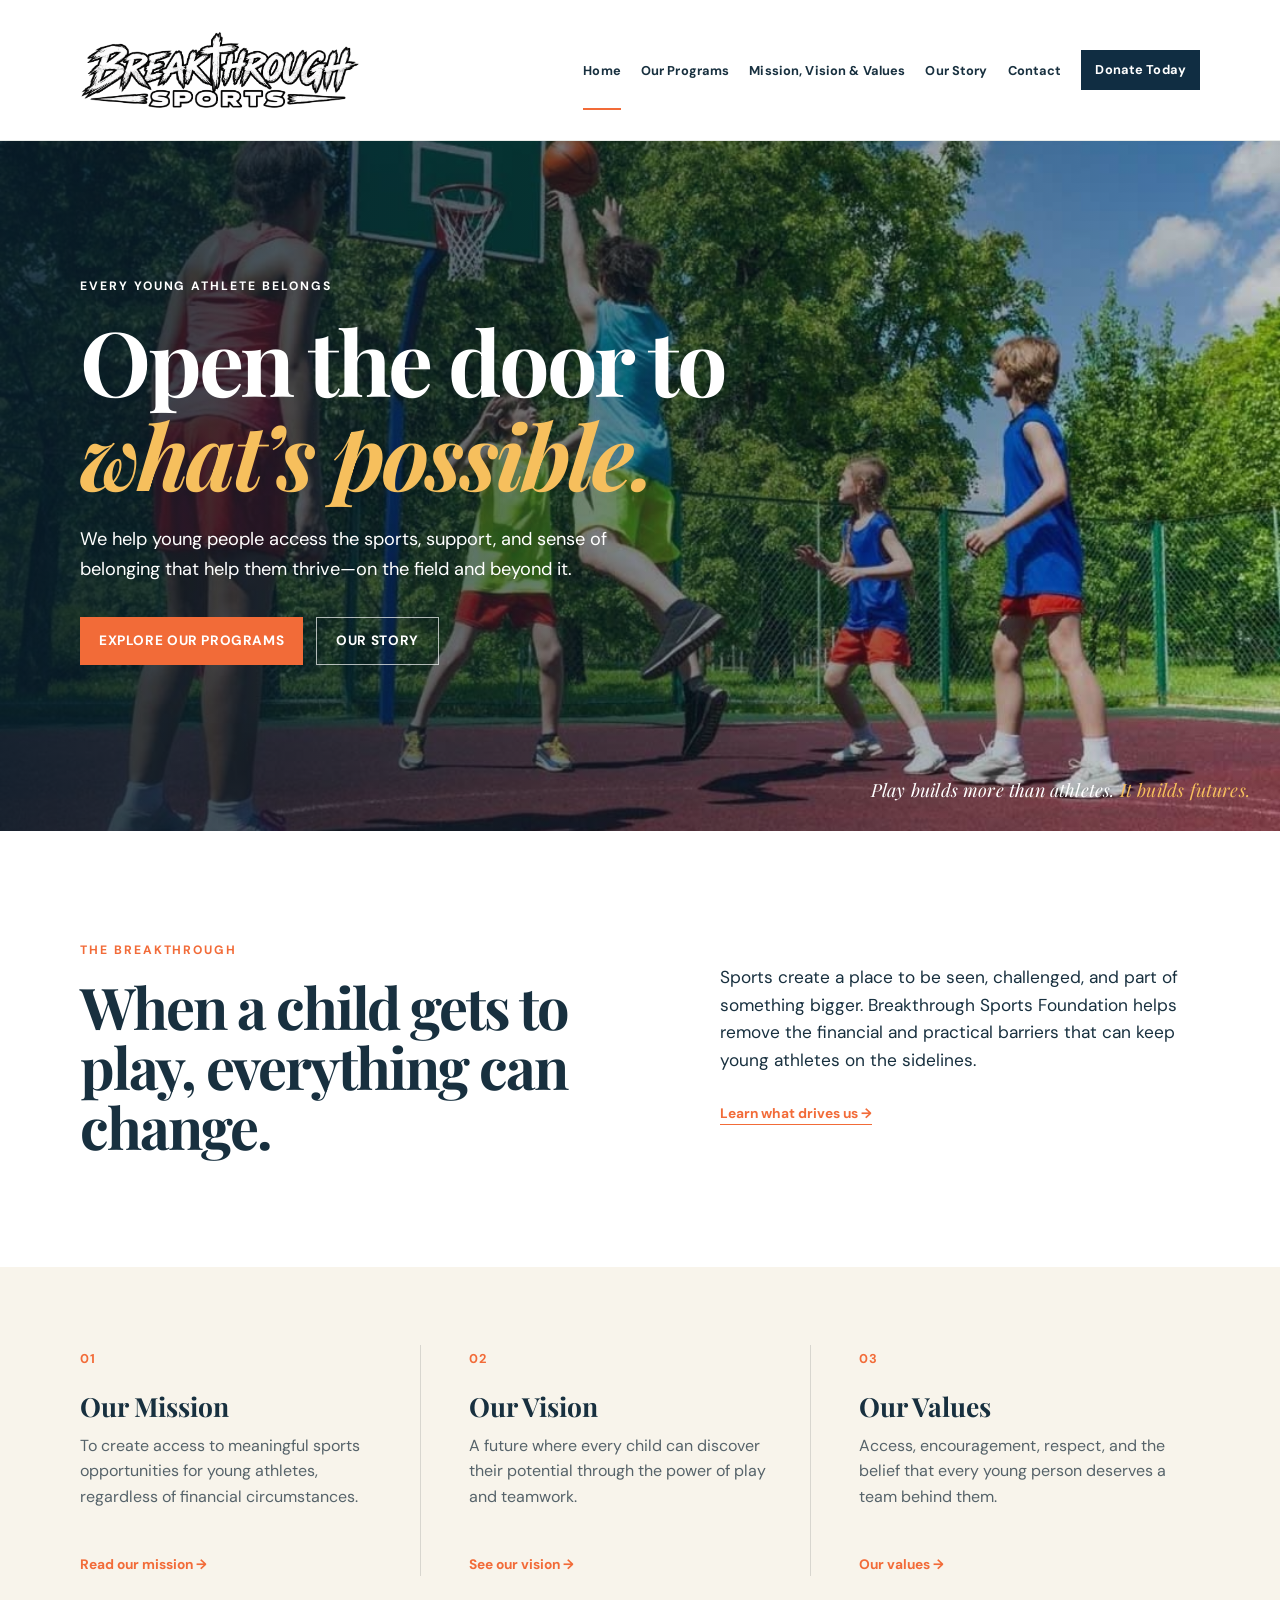
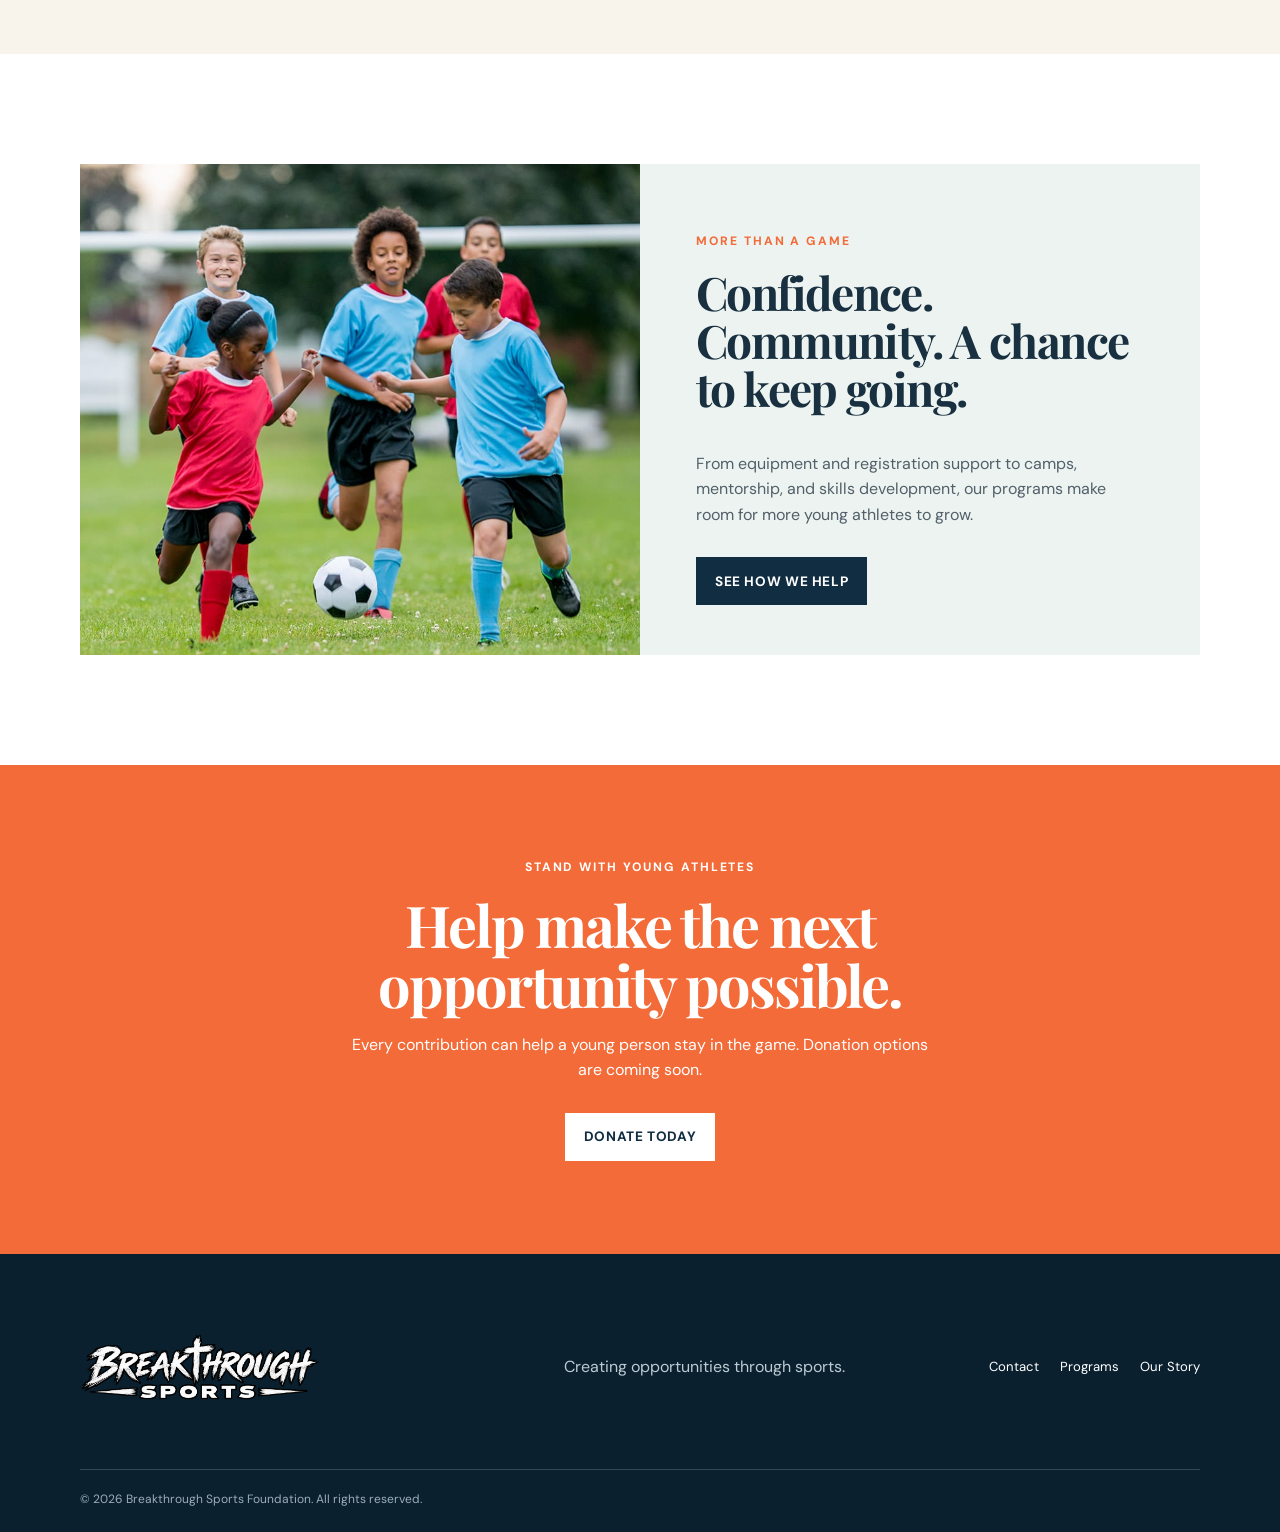
<file: index.html>
<!doctype html>
<html lang="en">
  <head>
    <meta charset="UTF-8" />
    <meta name="viewport" content="width=device-width, initial-scale=1.0" />
    <meta name="description" content="Breakthrough Sports Foundation creates opportunities for young athletes." />
    <title>Breakthrough Sports Foundation | Every Kid Deserves a Chance</title>
    <link rel="preconnect" href="https://images.unsplash.com" />
    <link rel="stylesheet" href="styles.css" />
    <script src="script.js" defer></script>
  </head>
  <body>
    <a class="skip-link" href="#main-content">Skip to main content</a>

    <header class="site-header">
      <div class="container nav-wrap">
        <a class="brand" href="/" aria-label="Breakthrough Sports Foundation home">
          <img
            src="/logo.png"
            alt="Breakthrough Sports Foundation"
            class="site-logo"
          />
        </a>

        <button class="menu-toggle" aria-expanded="false" aria-controls="site-nav">
          <span class="sr-only">Open navigation</span>
          <span></span>
          <span></span>
          <span></span>
        </button>

        <nav id="site-nav" class="site-nav" aria-label="Main navigation">
          <a class="active" href="/">Home</a>
          <a href="/programs">Our Programs</a>
          <a href="/mission">Mission, Vision & Values</a>
          <a href="/story">Our Story</a>
          <a href="/contact">Contact</a>
          <a class="nav-donate" href="https://www.zeffy.com/en-US/donation-form/donate-to-change-lives-24615">Donate Today</a>
        </nav>
      </div>
    </header>

    <main id="main-content">
      <section class="hero">
        <div class="hero-image" role="img" aria-label="Young athletes celebrating together on a sports field"></div>

        <div class="container hero-content">
          <p class="eyebrow">Every young athlete belongs</p>
          <h1>Open the door to <em>what’s possible.</em></h1>
          <p class="hero-copy">We help young people access the sports, support, and sense of belonging that help them thrive—on the field and beyond it.</p>

          <div class="button-row">
            <a class="button button-primary" href="/programs">Explore Our Programs</a>
            <a class="button button-ghost" href="/story">Our Story</a>
          </div>
        </div>

        <div class="hero-statement">
          Play builds more than athletes. <span>It builds futures.</span>
        </div>
      </section>

      <section class="intro section container">
        <div>
          <p class="eyebrow accent">The breakthrough</p>
          <h2>When a child gets to play, everything can change.</h2>
        </div>

        <div class="intro-copy">
          <p>Sports create a place to be seen, challenged, and part of something bigger. Breakthrough Sports Foundation helps remove the financial and practical barriers that can keep young athletes on the sidelines.</p>
          <a class="text-link" href="/mission">
            Learn what drives us <span aria-hidden="true">→</span>
          </a>
        </div>
      </section>

      <section class="values-band">
        <div class="container values-grid">
          <article>
            <span class="number">01</span>
            <h3>Our Mission</h3>
            <p>To create access to meaningful sports opportunities for young athletes, regardless of financial circumstances.</p>
            <a href="/mission#mission">Read our mission <span aria-hidden="true">→</span></a>
          </article>

          <article>
            <span class="number">02</span>
            <h3>Our Vision</h3>
            <p>A future where every child can discover their potential through the power of play and teamwork.</p>
            <a href="/mission#vision">See our vision <span aria-hidden="true">→</span></a>
          </article>

          <article>
            <span class="number">03</span>
            <h3>Our Values</h3>
            <p>Access, encouragement, respect, and the belief that every young person deserves a team behind them.</p>
            <a href="/mission#values">Our values <span aria-hidden="true">→</span></a>
          </article>
        </div>
      </section>

      <section class="feature section container">
        <div class="feature-photo photo-court" role="img" aria-label="Youth basketball players on an outdoor court"></div>

        <div class="feature-content">
          <p class="eyebrow accent">More than a game</p>
          <h2>Confidence. Community. A chance to keep going.</h2>
          <p>From equipment and registration support to camps, mentorship, and skills development, our programs make room for more young athletes to grow.</p>
          <a class="button button-dark" href="/programs">See How We Help</a>
        </div>
      </section>

      <section id="donate" class="donate-section">
        <div class="container donate-content">
          <p class="eyebrow">Stand with young athletes</p>
          <h2>Help make the next opportunity possible.</h2>
          <p>Every contribution can help a young person stay in the game. Donation options are coming soon.</p>
          <a class="button button-light" href="https://www.zeffy.com/en-US/donation-form/donate-to-change-lives-24615">Donate Today</a>
        </div>
      </section>
    </main>

    <footer class="site-footer">
      <div class="container footer-grid">
        <a class="brand footer-brand" href="/" aria-label="Breakthrough Sports Foundation home">
          <img
            src="/logo.png"
            alt="Breakthrough Sports Foundation"
            class="footer-logo"
          />
        </a>

        <p>Creating opportunities through sports.</p>

        <div>
          <a href="/contact">Contact</a>
          <a href="/programs">Programs</a>
          <a href="/story">Our Story</a>
        </div>
      </div>

      <div class="container footer-bottom">
        © <span data-year></span> Breakthrough Sports Foundation. All rights reserved.
      </div>
    </footer>
  </body>
</html>
</file>
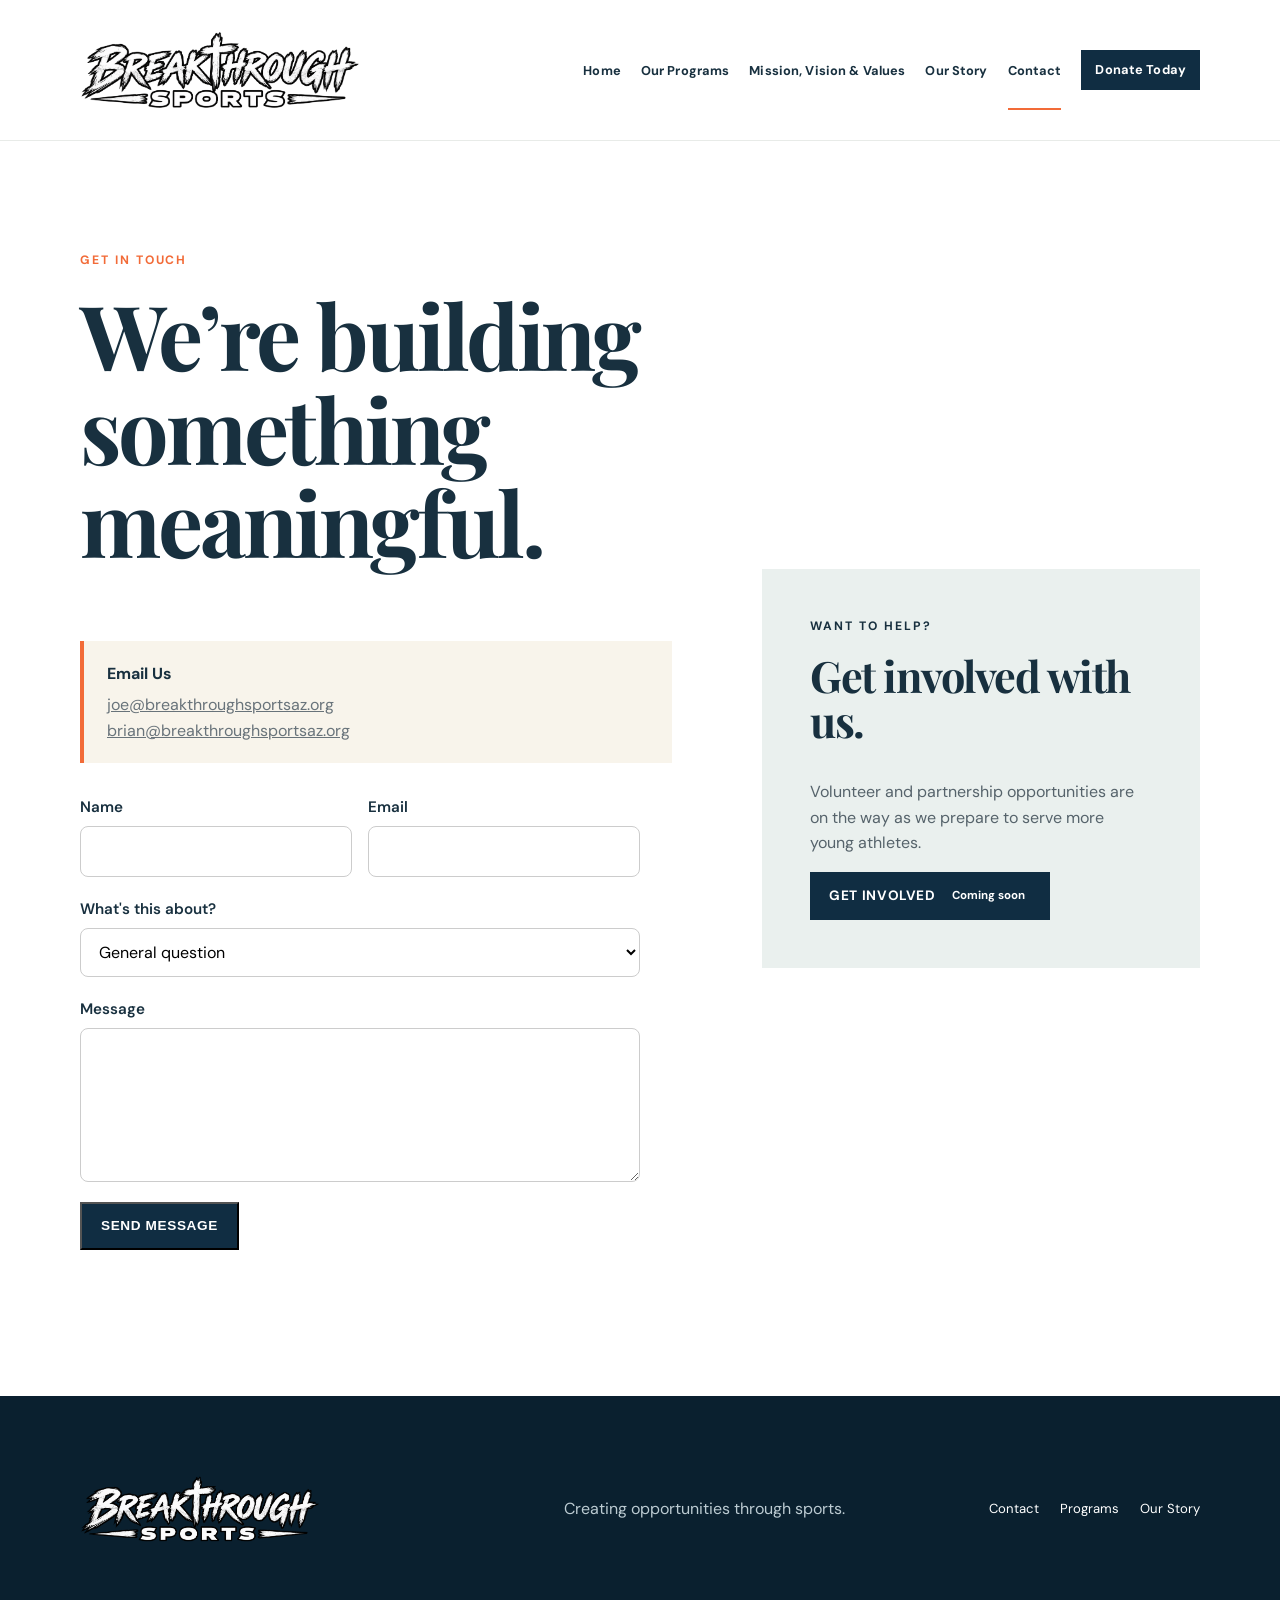
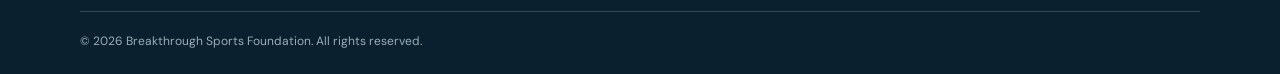
<file: contact.html>
<!doctype html>
<html lang="en">
<head>
  <meta charset="UTF-8" />
  <meta name="viewport" content="width=device-width, initial-scale=1.0" />
  <meta name="description" content="Contact Breakthrough Sports Foundation." />
  <title>Contact | Breakthrough Sports Foundation</title>
  <link rel="stylesheet" href="styles.css" />
  <script src="script.js" defer></script>
</head>
<body>

<a class="skip-link" href="#main-content">Skip to main content</a>

<header class="site-header">
  <div class="container nav-wrap">
    <a class="brand" href="/" aria-label="Breakthrough Sports Foundation home">
      <img
        src="logo.png"
        alt="Breakthrough Sports Foundation"
        class="site-logo"
      />
    </a>

    <button class="menu-toggle" aria-expanded="false" aria-controls="site-nav">
      <span class="sr-only">Open navigation</span>
      <span></span>
      <span></span>
      <span></span>
    </button>

    <nav id="site-nav" class="site-nav" aria-label="Main navigation">
      <a href="/">Home</a>
      <a href="/programs">Our Programs</a>
      <a href="/mission">Mission, Vision & Values</a>
      <a href="/story">Our Story</a>
      <a class="active" href="/contact">Contact</a>
      <a class="nav-donate" href="https://www.zeffy.com/en-US/donation-form/donate-to-change-lives-24615">Donate Today</a>
    </nav>
  </div>
</header>

<main id="main-content">
  <section class="contact-page section container">
    <div>
      <p class="eyebrow accent">Get in touch</p>
      <h1>We’re building something meaningful.</h1>

      <div class="contact-status">
        <strong>Email Us</strong>
        <span>
          <a href="mailto:joe@breakthroughsportsaz.org">joe@breakthroughsportsaz.org</a><br>
          <a href="mailto:brian@breakthroughsportsaz.org">brian@breakthroughsportsaz.org</a>
        </span>
      </div>

      <form
        class="contact-form"
        id="contact-form"
        action="https://script.google.com/macros/s/AKfycbwF8veEUptF49Rz-7mKBO7iW-uGXQQNWiZ3o_406xa31mdVtLTCh8wwl_81epAt2Gz-ig/exec"
        method="POST"
        target="support-frame"
      >
        <div class="form-row">
          <div class="form-field">
            <label for="name">Name</label>
            <input type="text" id="name" name="name" autocomplete="name" maxlength="120" required />
          </div>

          <div class="form-field">
            <label for="email">Email</label>
            <input type="email" id="email" name="email" autocomplete="email" maxlength="254" required />
          </div>
        </div>

        <div class="form-field">
          <label for="topic">What's this about?</label>
          <select id="topic" name="category">
            <option>General question</option>
            <option>Programs / registration</option>
            <option>Volunteering</option>
            <option>Partnerships / sponsorship</option>
            <option>Donations</option>
          </select>
        </div>

        <div class="form-field">
          <label for="message">Message</label>
          <textarea id="message" name="message" rows="5" maxlength="5000" required></textarea>
        </div>

        <input type="hidden" name="source" value="breakthroughsportsaz.org/contact" />
        <input type="hidden" name="requestToken" id="request-token" />

        <!-- Spam trap: hidden from people, bots fill it in -->
        <input
          type="text"
          name="website"
          tabindex="-1"
          autocomplete="off"
          class="sr-only"
          aria-hidden="true"
        />

        <button type="submit" class="button button-dark">Send Message</button>
        <p class="form-status" id="form-status" role="status" aria-live="polite"></p>
      </form>

      <iframe name="support-frame" title="Form submission" hidden></iframe>

      <script>
        (function () {
          var form = document.getElementById('contact-form');
          var statusEl = document.getElementById('form-status');
          var tokenInput = document.getElementById('request-token');
          var button = form.querySelector('button[type="submit"]');
          var timer;

          function finish(text, state) {
            clearTimeout(timer);
            statusEl.textContent = text;
            statusEl.dataset.state = state;
            button.disabled = false;
            button.textContent = 'Send Message';
          }

          form.addEventListener('submit', function () {
            tokenInput.value = Date.now().toString(36) + Math.random().toString(36).slice(2);
            button.disabled = true;
            button.textContent = 'Sending…';
            statusEl.textContent = '';
            statusEl.dataset.state = '';

            timer = setTimeout(function () {
              finish(
                'This is taking longer than expected. If you don’t hear back, email us at joe@breakthroughsportsaz.org.',
                'error'
              );
            }, 20000);
          });

          window.addEventListener('message', function (event) {
            var data = event.data;
            if (!data || data.source !== 'breakthrough-support-form') return;
            if (data.requestToken !== tokenInput.value) return;

            var ok = data.status === 'ok';
            finish(data.message, ok ? 'ok' : 'error');

            if (ok) form.reset();
          });
        })();
      </script>
    </div>

    <aside>
      <p class="eyebrow">Want to help?</p>
      <h2>Get involved with us.</h2>
      <p>Volunteer and partnership opportunities are on the way as we prepare to serve more young athletes.</p>

      <a class="button button-dark" href="#coming-soon">
        Get Involved <span class="coming-soon">Coming soon</span>
      </a>

      <div id="coming-soon" class="sr-only" aria-live="polite">
        Get involved opportunities are coming soon.
      </div>
    </aside>
  </section>
</main>

<footer class="site-footer">
  <div class="container footer-grid">
    <a class="brand footer-brand" href="/" aria-label="Breakthrough Sports Foundation home">
      <img
        src="logo.png"
        alt="Breakthrough Sports Foundation"
        class="footer-logo"
      />
    </a>

    <p>Creating opportunities through sports.</p>

    <div>
      <a href="/contact">Contact</a>
      <a href="/programs">Programs</a>
      <a href="/story">Our Story</a>
    </div>
  </div>

  <div class="container footer-bottom">
    © <span data-year></span> Breakthrough Sports Foundation. All rights reserved.
  </div>
</footer>

</body>
</html>
</file>
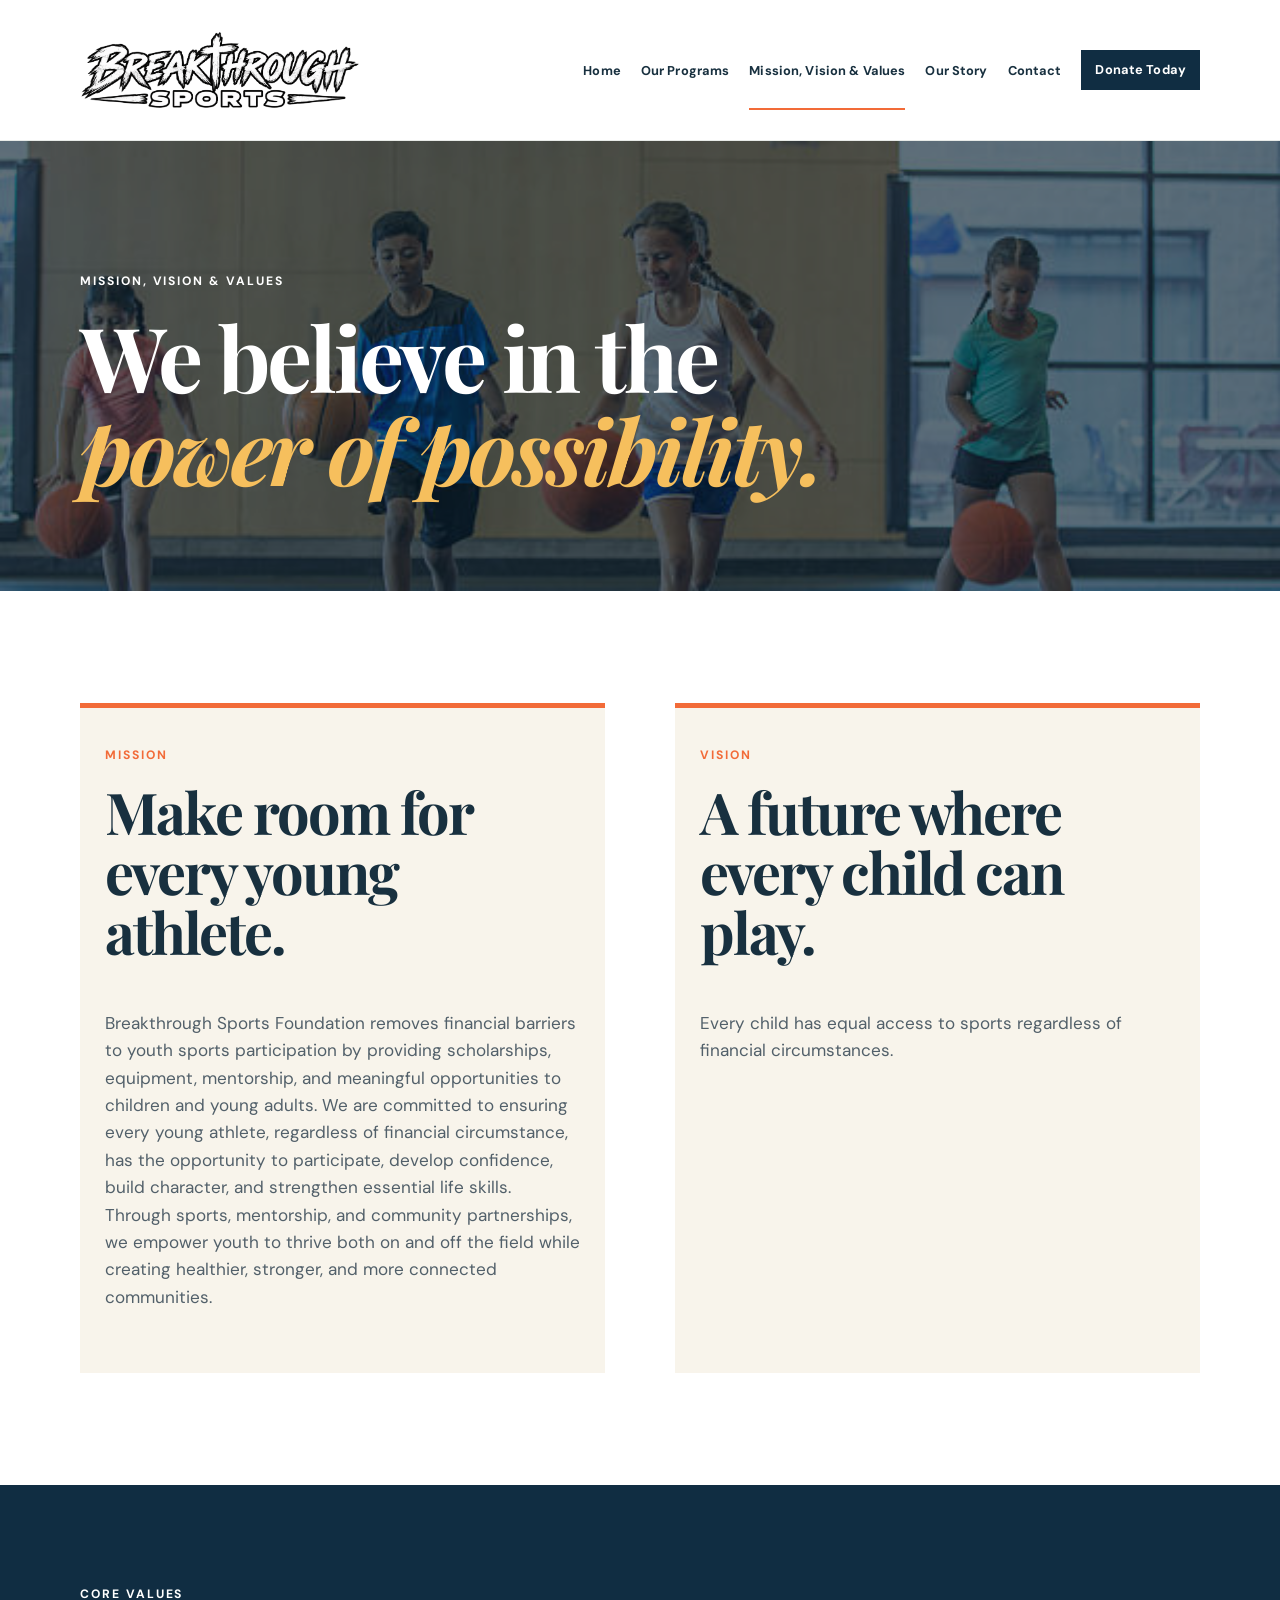
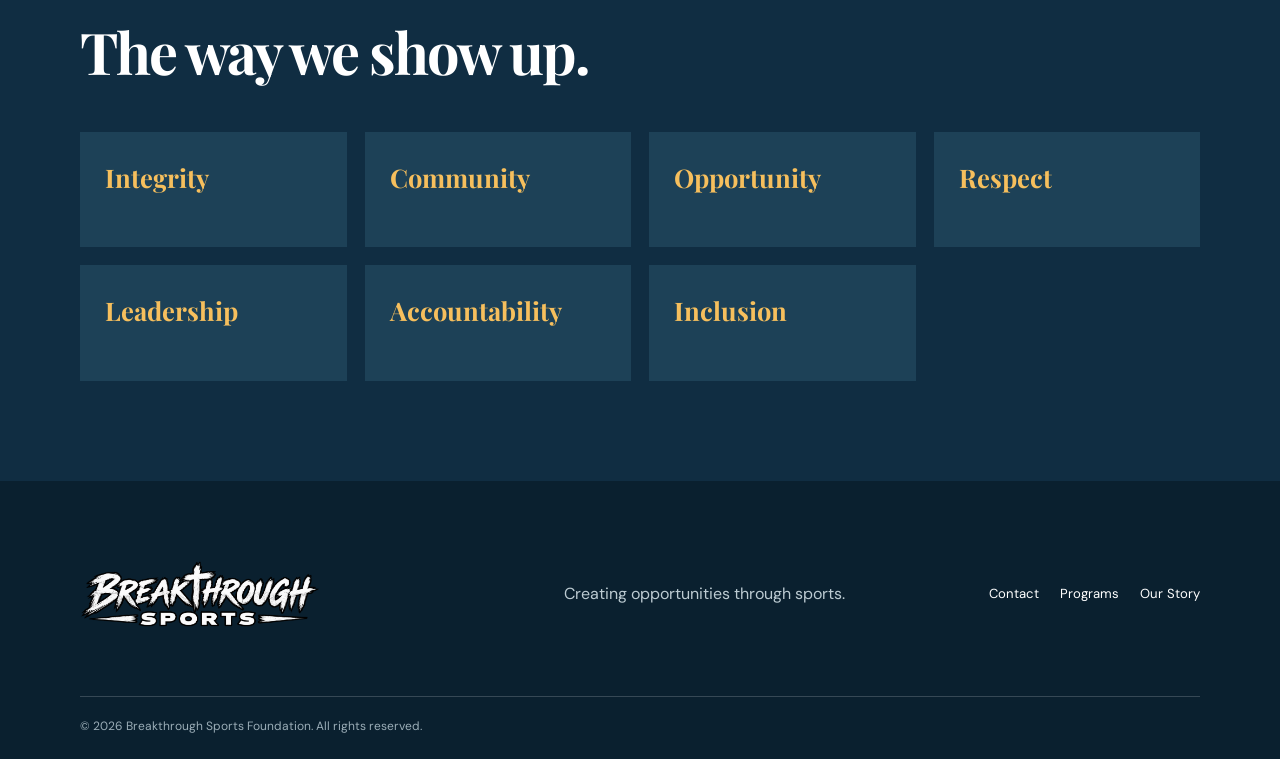
<file: mission.html>
<!doctype html>
<html lang="en">
<head>
  <meta charset="UTF-8" />
  <meta name="viewport" content="width=device-width, initial-scale=1.0" />
  <meta name="description" content="Mission, vision, and values of Breakthrough Sports Foundation." />
  <title>Mission, Vision & Values | Breakthrough Sports Foundation</title>
  <link rel="stylesheet" href="styles.css" />
  <script src="script.js" defer></script>
</head>
<body>

<a class="skip-link" href="#main-content">Skip to main content</a>

<header class="site-header">
  <div class="container nav-wrap">
    <a class="brand" href="/" aria-label="Breakthrough Sports Foundation home">
      <img
        src="logo.png"
        alt="Breakthrough Sports Foundation"
        class="site-logo"
      />
    </a>

    <button class="menu-toggle" aria-expanded="false" aria-controls="site-nav">
      <span class="sr-only">Open navigation</span>
      <span></span>
      <span></span>
      <span></span>
    </button>

    <nav id="site-nav" class="site-nav" aria-label="Main navigation">
      <a href="/">Home</a>
      <a href="/programs">Our Programs</a>
      <a class="active" href="/mission">Mission, Vision & Values</a>
      <a href="/story">Our Story</a>
      <a href="/contact">Contact</a>
      <a class="nav-donate" href="https://www.zeffy.com/en-US/donation-form/donate-to-change-lives-24615">Donate Today</a>
    </nav>
  </div>
</header>

<main id="main-content">

  <section class="page-hero mission-hero">
    <div class="container">
      <p class="eyebrow">Mission, vision & values</p>
      <h1>We believe in the <em>power of possibility.</em></h1>
    </div>
  </section>

  <section class="principles container section">
    <article id="mission">
      <p class="eyebrow accent">Mission</p>
      <h2>Make room for every young athlete.</h2>
      <p>Breakthrough Sports Foundation removes financial barriers to youth sports participation by providing scholarships, equipment, mentorship, and meaningful opportunities to children and young adults. We are committed to ensuring every young athlete, regardless of financial circumstance, has the opportunity to participate, develop confidence, build character, and strengthen essential life skills. Through sports, mentorship, and community partnerships, we empower youth to thrive both on and off the field while creating healthier, stronger, and more connected communities.</p>
    </article>

    <article id="vision">
      <p class="eyebrow accent">Vision</p>
      <h2>A future where every child can play.</h2>
      <p>Every child has equal access to sports regardless of financial circumstances.</p>
    </article>
  </section>

  <section id="values" class="values-section">
    <div class="container">
      <p class="eyebrow">Core values</p>
      <h2>The way we show up.</h2>

      <div class="value-cards">
        <article>
          <h3>Integrity</h3>
        </article>

        <article>
          <h3>Community</h3>
        </article>

        <article>
          <h3>Opportunity</h3>
        </article>

        <article>
          <h3>Respect</h3>
        </article>

        <article>
          <h3>Leadership</h3>
        </article>

        <article>
          <h3>Accountability</h3>
        </article>

        <article>
          <h3>Inclusion</h3>
        </article>
      </div>
    </div>
  </section>

</main>

<footer class="site-footer">
  <div class="container footer-grid">
    <a class="brand footer-brand" href="/" aria-label="Breakthrough Sports Foundation home">
      <img
        src="logo.png"
        alt="Breakthrough Sports Foundation"
        class="footer-logo"
      />
    </a>

    <p>Creating opportunities through sports.</p>

    <div>
      <a href="/contact">Contact</a>
      <a href="/programs">Programs</a>
      <a href="/story">Our Story</a>
    </div>
  </div>

  <div class="container footer-bottom">
    © <span data-year></span> Breakthrough Sports Foundation. All rights reserved.
  </div>
</footer>

</body>
</html>
</file>
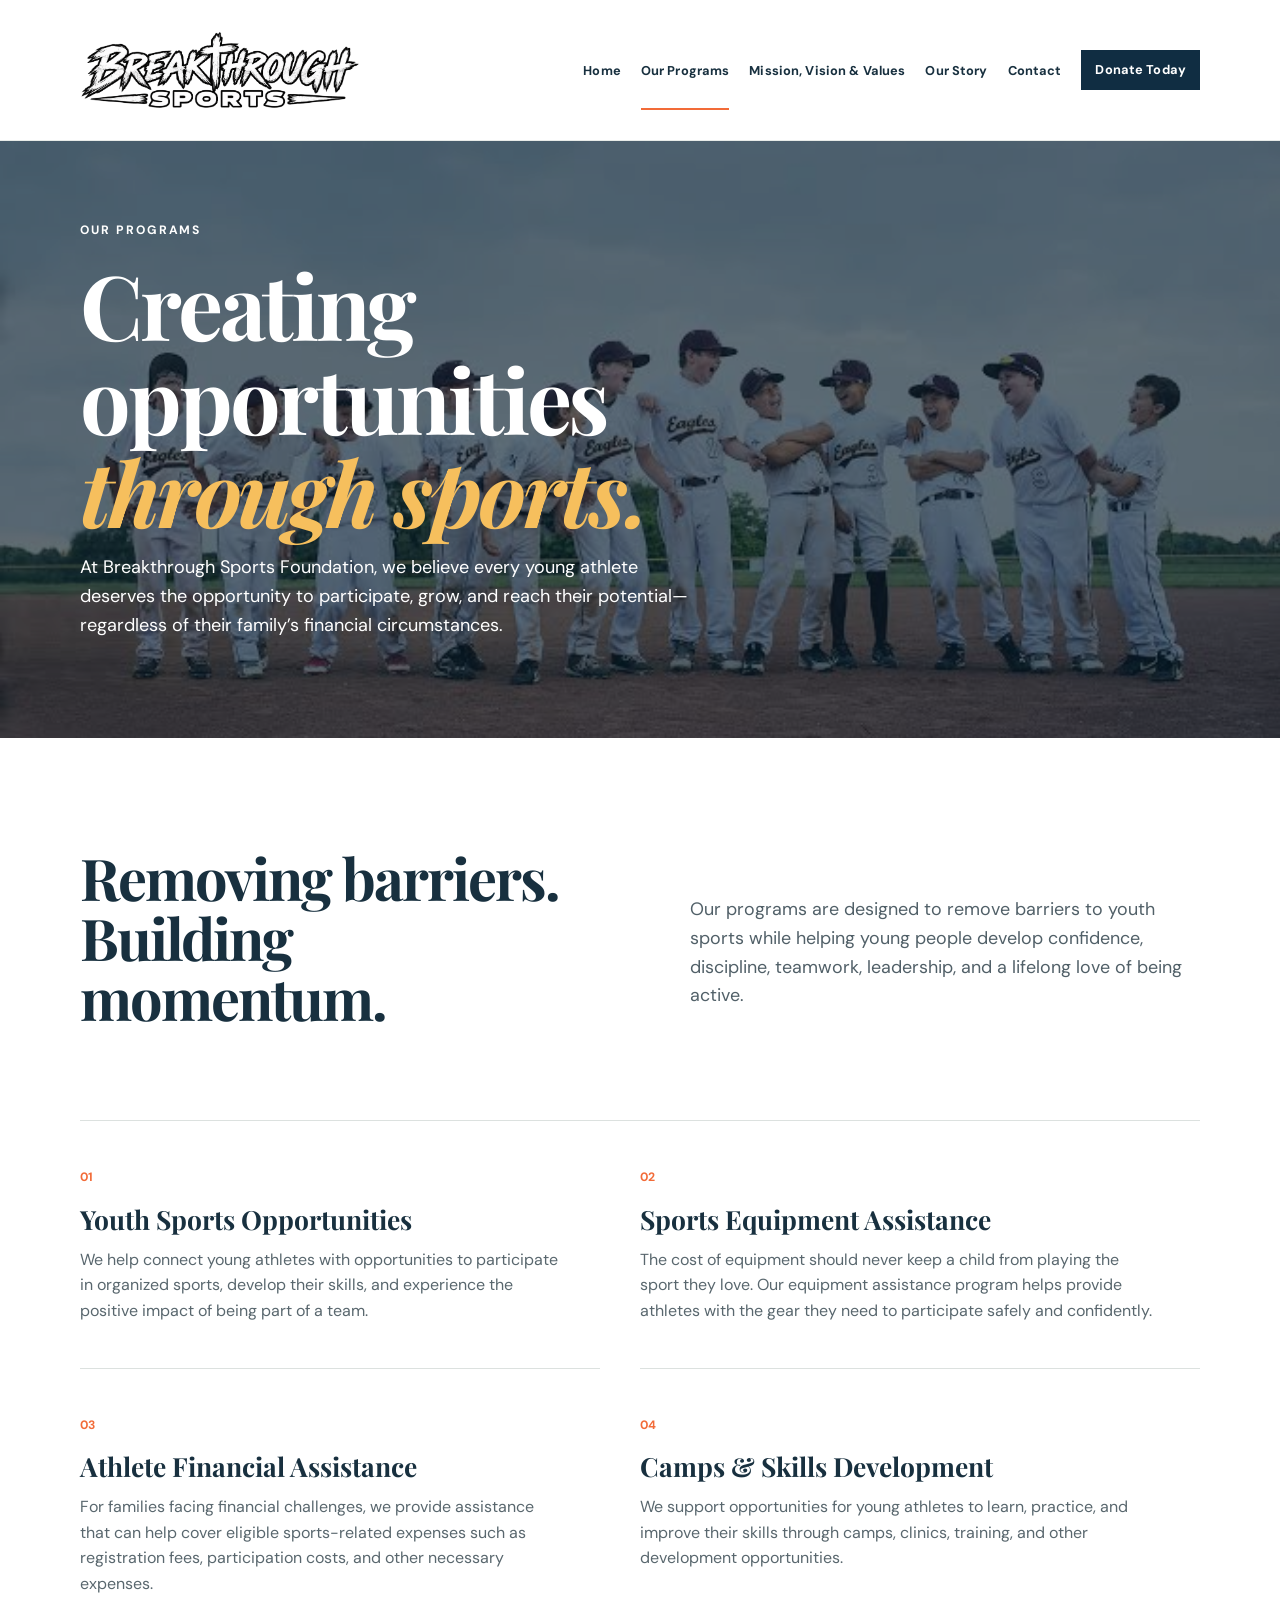
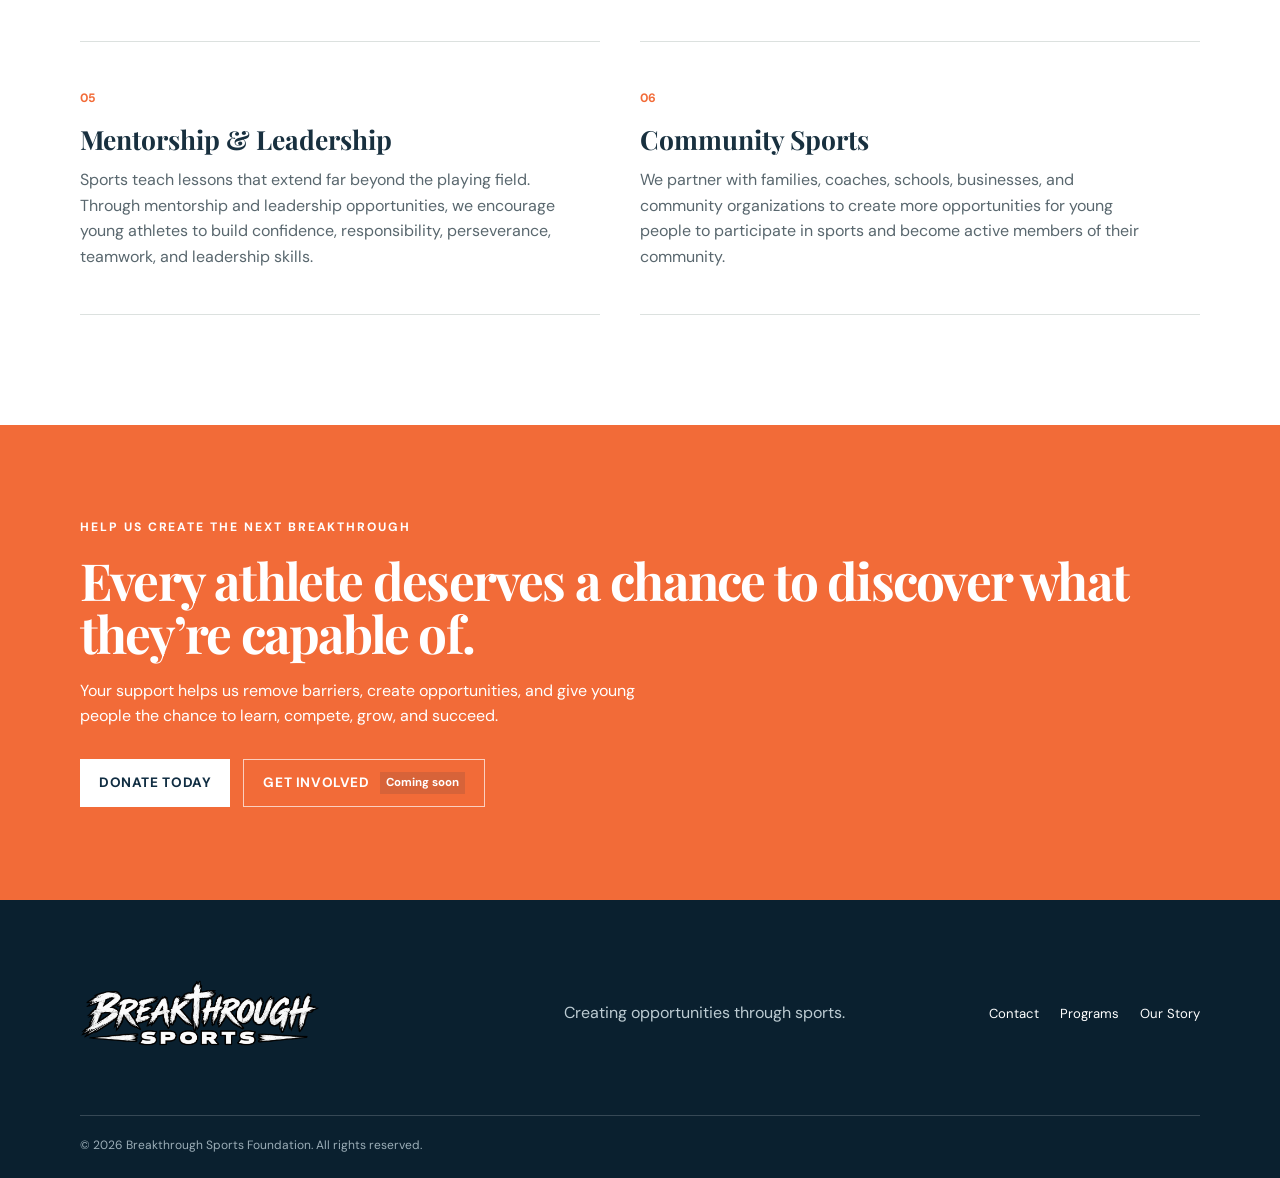
<file: programs.html>
<!doctype html>
<html lang="en">
<head>
  <meta charset="UTF-8" />
  <meta name="viewport" content="width=device-width, initial-scale=1.0" />
  <meta name="description" content="Programs from Breakthrough Sports Foundation." />
  <title>Our Programs | Breakthrough Sports Foundation</title>
  <link rel="stylesheet" href="styles.css" />
  <script src="script.js" defer></script>
</head>
<body>

<a class="skip-link" href="#main-content">Skip to main content</a>

<header class="site-header">
  <div class="container nav-wrap">
    <a class="brand" href="/" aria-label="Breakthrough Sports Foundation home">
      <img
        src="logo.png"
        alt="Breakthrough Sports Foundation"
        class="site-logo"
      />
    </a>

    <button class="menu-toggle" aria-expanded="false" aria-controls="site-nav">
      <span class="sr-only">Open navigation</span>
      <span></span>
      <span></span>
      <span></span>
    </button>

    <nav id="site-nav" class="site-nav" aria-label="Main navigation">
      <a href="/">Home</a>
      <a class="active" href="/programs">Our Programs</a>
      <a href="/mission">Mission, Vision & Values</a>
      <a href="/story">Our Story</a>
      <a href="/contact">Contact</a>
      <a class="nav-donate" href="https://www.zeffy.com/en-US/donation-form/donate-to-change-lives-24615">Donate Today</a>
    </nav>
  </div>
</header>

<main id="main-content">

  <section class="page-hero programs-hero">
    <div class="container">
      <p class="eyebrow">Our Programs</p>
      <h1>Creating opportunities <em>through sports.</em></h1>
      <p>At Breakthrough Sports Foundation, we believe every young athlete deserves the opportunity to participate, grow, and reach their potential—regardless of their family’s financial circumstances.</p>
    </div>
  </section>

  <section class="section container program-intro">
    <h2>Removing barriers. Building momentum.</h2>
    <p>Our programs are designed to remove barriers to youth sports while helping young people develop confidence, discipline, teamwork, leadership, and a lifelong love of being active.</p>
  </section>

  <section class="container programs-grid">
    <article>
      <span>01</span>
      <h3>Youth Sports Opportunities</h3>
      <p>We help connect young athletes with opportunities to participate in organized sports, develop their skills, and experience the positive impact of being part of a team.</p>
    </article>

    <article>
      <span>02</span>
      <h3>Sports Equipment Assistance</h3>
      <p>The cost of equipment should never keep a child from playing the sport they love. Our equipment assistance program helps provide athletes with the gear they need to participate safely and confidently.</p>
    </article>

    <article>
      <span>03</span>
      <h3>Athlete Financial Assistance</h3>
      <p>For families facing financial challenges, we provide assistance that can help cover eligible sports-related expenses such as registration fees, participation costs, and other necessary expenses.</p>
    </article>

    <article>
      <span>04</span>
      <h3>Camps & Skills Development</h3>
      <p>We support opportunities for young athletes to learn, practice, and improve their skills through camps, clinics, training, and other development opportunities.</p>
    </article>

    <article>
      <span>05</span>
      <h3>Mentorship & Leadership</h3>
      <p>Sports teach lessons that extend far beyond the playing field. Through mentorship and leadership opportunities, we encourage young athletes to build confidence, responsibility, perseverance, teamwork, and leadership skills.</p>
    </article>

    <article>
      <span>06</span>
      <h3>Community Sports</h3>
      <p>We partner with families, coaches, schools, businesses, and community organizations to create more opportunities for young people to participate in sports and become active members of their community.</p>
    </article>
  </section>

  <section class="callout section">
    <div class="container">
      <p class="eyebrow">Help us create the next breakthrough</p>
      <h2>Every athlete deserves a chance to discover what they’re capable of.</h2>
      <p>Your support helps us remove barriers, create opportunities, and give young people the chance to learn, compete, grow, and succeed.</p>

      <div class="button-row">
        <a class="button button-light" href="https://www.zeffy.com/en-US/donation-form/donate-to-change-lives-24615">
          Donate Today
        </a>
        <a class="button button-ghost" href="/contact">
          Get Involved <span class="coming-soon">Coming soon</span>
        </a>
      </div>
    </div>
  </section>

</main>

<footer class="site-footer">
  <div class="container footer-grid">
    <a class="brand footer-brand" href="/" aria-label="Breakthrough Sports Foundation home">
      <img
        src="logo.png"
        alt="Breakthrough Sports Foundation"
        class="footer-logo"
      />
    </a>

    <p>Creating opportunities through sports.</p>

    <div>
      <a href="/contact">Contact</a>
      <a href="/programs">Programs</a>
      <a href="/story">Our Story</a>
    </div>
  </div>

  <div class="container footer-bottom">
    © <span data-year></span> Breakthrough Sports Foundation. All rights reserved.
  </div>
</footer>

</body>
</html>
</file>
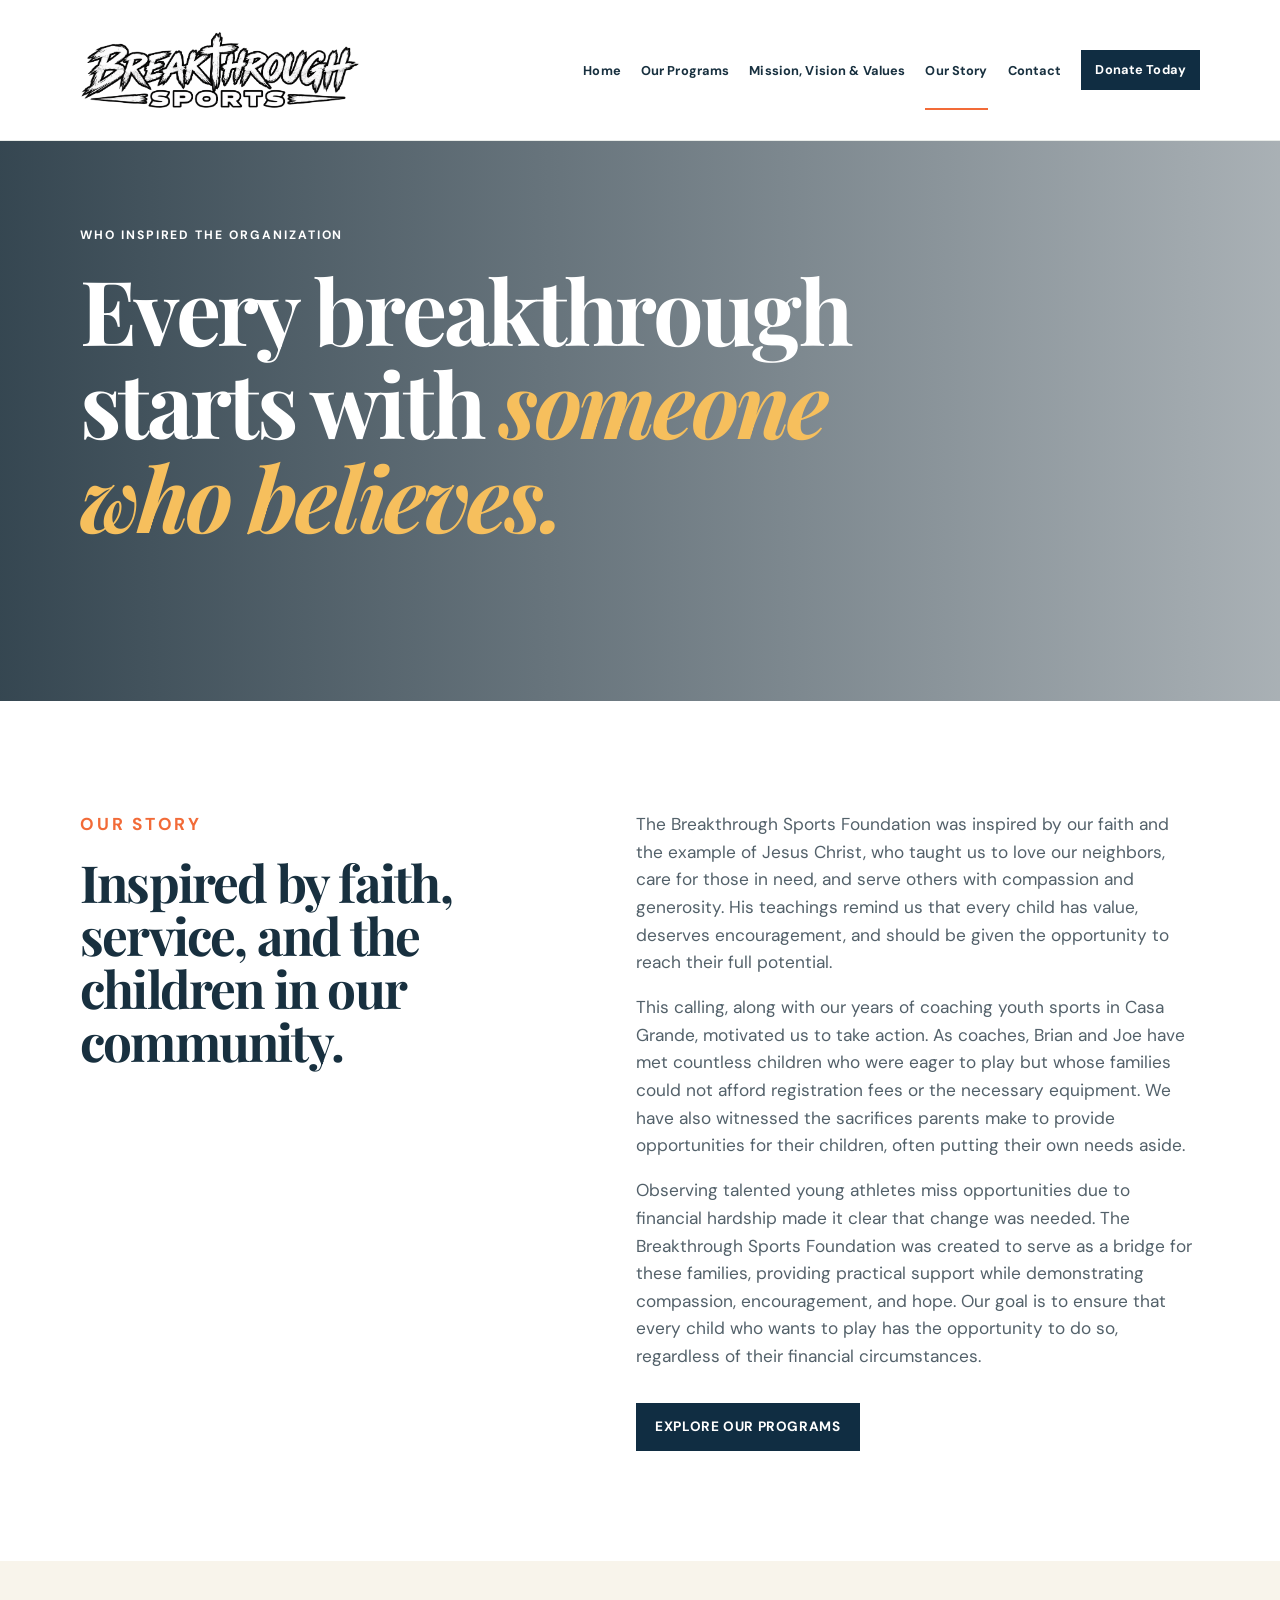
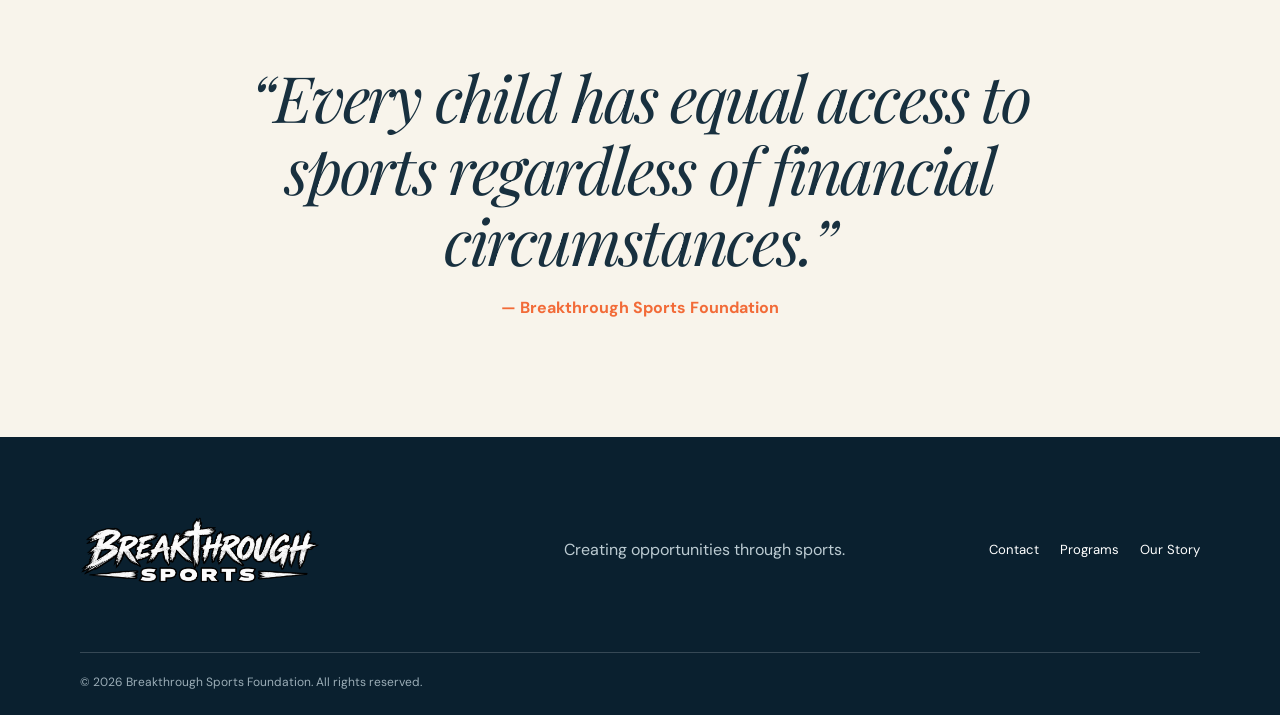
<file: story.html>
<!doctype html>
<html lang="en">
<head>
  <meta charset="UTF-8" />
  <meta name="viewport" content="width=device-width, initial-scale=1.0" />
  <meta name="description" content="The story behind Breakthrough Sports Foundation." />
  <title>Our Story | Breakthrough Sports Foundation</title>
  <link rel="stylesheet" href="styles.css" />
  <script src="script.js" defer></script>
</head>
<body>

<a class="skip-link" href="#main-content">Skip to main content</a>

<header class="site-header">
  <div class="container nav-wrap">
    <a class="brand" href="/" aria-label="Breakthrough Sports Foundation home">
      <img
        src="logo.png"
        alt="Breakthrough Sports Foundation"
        class="site-logo"
      />
    </a>

    <button class="menu-toggle" aria-expanded="false" aria-controls="site-nav">
      <span class="sr-only">Open navigation</span>
      <span></span>
      <span></span>
      <span></span>
    </button>

    <nav id="site-nav" class="site-nav" aria-label="Main navigation">
      <a href="/">Home</a>
      <a href="/programs">Our Programs</a>
      <a href="/mission">Mission, Vision & Values</a>
      <a class="active" href="/story">Our Story</a>
      <a href="/contact">Contact</a>
      <a class="nav-donate" href="https://www.zeffy.com/en-US/donation-form/donate-to-change-lives-24615">Donate Today</a>
    </nav>
  </div>
</header>

<main id="main-content">

  <section class="story-hero">
    <div class="container">
      <p class="eyebrow">Who inspired the organization</p>
      <h1>Every breakthrough starts with <em>someone who believes.</em></h1>
    </div>
  </section>

  <section class="story-content section container">
    <div>
      <p class="eyebrow accent">Our story</p>
      <h2>Inspired by faith, service, and the children in our community.</h2>
    </div>

    <div>
      <p>The Breakthrough Sports Foundation was inspired by our faith and the example of Jesus Christ, who taught us to love our neighbors, care for those in need, and serve others with compassion and generosity. His teachings remind us that every child has value, deserves encouragement, and should be given the opportunity to reach their full potential.</p>

      <p>This calling, along with our years of coaching youth sports in Casa Grande, motivated us to take action. As coaches, Brian and Joe have met countless children who were eager to play but whose families could not afford registration fees or the necessary equipment. We have also witnessed the sacrifices parents make to provide opportunities for their children, often putting their own needs aside.</p>

      <p>Observing talented young athletes miss opportunities due to financial hardship made it clear that change was needed. The Breakthrough Sports Foundation was created to serve as a bridge for these families, providing practical support while demonstrating compassion, encouragement, and hope. Our goal is to ensure that every child who wants to play has the opportunity to do so, regardless of their financial circumstances.</p>

      <a class="button button-dark" href="/programs">Explore Our Programs</a>
    </div>
  </section>

  <section class="quote-section">
    <div class="container">
      <blockquote>“Every child has equal access to sports regardless of financial circumstances.”</blockquote>
      <p>— Breakthrough Sports Foundation</p>
    </div>
  </section>

</main>

<footer class="site-footer">
  <div class="container footer-grid">
    <a class="brand footer-brand" href="/" aria-label="Breakthrough Sports Foundation home">
      <img
        src="logo.png"
        alt="Breakthrough Sports Foundation"
        class="footer-logo"
      />
    </a>

    <p>Creating opportunities through sports.</p>

    <div>
      <a href="/contact">Contact</a>
      <a href="/programs">Programs</a>
      <a href="/story">Our Story</a>
    </div>
  </div>

  <div class="container footer-bottom">
    © <span data-year></span> Breakthrough Sports Foundation. All rights reserved.
  </div>
</footer>

</body>
</html>
</file>
<file: styles.css>
@import url("https://fonts.googleapis.com/css2?family=DM+Sans:wght@400;500;600;700&family=Playfair+Display:ital,wght@0,600;0,700;1,600;1,700&display=swap");

:root {

  --navy: #102d42;

  --navy-dark: #0a202f;

  --orange: #f26b38;

  --gold: #f6bf5d;

  --cream: #f8f4eb;

  --ink: #18303f;

  --muted: #65727b;

  --line: #dce1df;

  --white: #fff;

}

* {

  box-sizing: border-box;

}

html {

  scroll-behavior: smooth;

}

body {

  margin: 0;

  color: var(--ink);

  font-family: "DM Sans", Arial, sans-serif;

  font-size: 16px;

  line-height: 1.6;

  background: var(--white);

}

h1,

h2,

h3,

p {

  margin-top: 0;

}

h1,

h2 {

  font-family: "Playfair Display", Georgia, serif;

  line-height: 1.04;

  letter-spacing: -0.035em;

}

h1 {

  font-size: clamp(3.1rem, 7vw, 6.4rem);

}

h2 {

  font-size: clamp(2.3rem, 4.5vw, 4.25rem);

}

h3 {

  font-size: 1.28rem;

  line-height: 1.25;

}

a {

  color: inherit;

}

.container {

  width: min(1120px, calc(100% - 48px));

  margin-inline: auto;

}

.section {

  padding-block: 110px;

}

.sr-only {

  position: absolute;

  width: 1px;

  height: 1px;

  padding: 0;

  margin: -1px;

  overflow: hidden;

  clip: rect(0, 0, 0, 0);

  white-space: nowrap;

  border: 0;

}

.skip-link {

  position: fixed;

  top: 8px;

  left: 8px;

  z-index: 99;

  transform: translateY(-150%);

  background: var(--orange);

  color: #fff;

  padding: 10px 14px;

  font-weight: 700;

}

.skip-link:focus {

  transform: translateY(0);

}

.site-header {

  position: relative;

  z-index: 10;

  border-bottom: 1px solid #e8ebe8;

  background: #fff;

}

.nav-wrap {

  min-height: 83px;

  display: flex;

  align-items: center;

  justify-content: space-between;

  gap: 24px;

}

.brand {

  display: flex;

  align-items: center;

  gap: 10px;

  text-decoration: none;

  font-size: 0.82rem;

  line-height: 1.05;

  text-transform: uppercase;

  letter-spacing: 0.075em;

  font-weight: 600;

}

.brand strong {

  display: block;

  font-weight: 700;

}

.brand-mark {

  width: 37px;

  height: 37px;

  display: grid;

  place-items: center;

  border-radius: 50%;

  background: var(--orange);

  color: #fff;

  font-family: "Playfair Display", serif;

  font-size: 1.4rem;

  font-style: italic;

  text-transform: none;

}

.site-nav {

  display: flex;

  align-items: center;

  gap: 20px;

  font-size: 0.8rem;

  font-weight: 700;

  letter-spacing: 0.01em;

}

.site-nav a {

  text-decoration: none;

}

.site-nav > a:not(.nav-donate) {

  border-bottom: 2px solid transparent;

  padding: 31px 0 27px;

}

.site-nav > a:not(.nav-donate):hover,

.site-nav > a.active {

  border-color: var(--orange);

}

.nav-donate {

  padding: 10px 14px;

  background: var(--navy);

  color: #fff;

}

.menu-toggle {

  display: none;

}

.hero {

  min-height: 690px;

  position: relative;

  color: #fff;

  display: flex;

  align-items: center;

  overflow: hidden;

  background: var(--navy);

}

.hero-image {

  position: absolute;

  inset: 0;

  background:

    linear-gradient(

      90deg,

      rgba(8, 29, 43, 0.88) 0%,

      rgba(8, 29, 43, 0.55) 45%,

      rgba(8, 29, 43, 0.13) 100%

    ),

    url(sports.jpg) center/cover;

}

.hero-content {

  position: relative;

  padding: 100px 0 130px;

  max-width: 1120px;

  width: 100%;

}

.eyebrow {

  margin-bottom: 17px;

  text-transform: uppercase;

  font-size: 0.76rem;

  font-weight: 700;

  letter-spacing: 0.16em;

}

.eyebrow.accent {

  color: var(--orange);

}

.hero h1 {

  max-width: 720px;

  margin-bottom: 24px;

}

em {

  color: var(--gold);

  font-weight: inherit;

}

.hero-copy {

  font-size: 1.14rem;

  max-width: 550px;

  line-height: 1.65;

  margin-bottom: 33px;

}

.button-row {

  display: flex;

  gap: 13px;

  flex-wrap: wrap;

}

.button {

  display: inline-flex;

  justify-content: center;

  align-items: center;

  gap: 10px;

  min-height: 48px;

  padding: 12px 19px;

  text-decoration: none;

  font-size: 0.85rem;

  text-transform: uppercase;

  letter-spacing: 0.045em;

  font-weight: 700;

  transition:

    transform 0.2s,

    background 0.2s;

}

.button:hover {

  transform: translateY(-2px);

}

.button-primary {

  background: var(--orange);

  color: white;

}

.button-ghost {

  border: 1px solid rgba(255, 255, 255, 0.68);

  color: white;

}

.button-dark {

  background: var(--navy);

  color: #fff;

}

.button-light {

  background: #fff;

  color: var(--navy);

}

.coming-soon {

  text-transform: none;

  letter-spacing: 0;

  font-size: 0.72rem;

  background: rgba(16, 45, 66, 0.12);

  padding: 2px 6px;

}

.hero-statement {

  position: absolute;

  right: 30px;

  bottom: 26px;

  font-family: "Playfair Display", serif;

  font-size: 1.13rem;

  font-style: italic;

  letter-spacing: 0.01em;

}

.hero-statement span {

  color: var(--gold);

}

.intro {

  display: grid;

  grid-template-columns: 1.05fr 0.95fr;

  gap: 110px;

  align-items: start;

}

.intro h2 {

  margin-bottom: 0;

}

.intro-copy {

  padding-top: 23px;

  font-size: 1.08rem;

}

.text-link,

.values-grid a {

  color: var(--orange);

  font-size: 0.86rem;

  font-weight: 700;

  text-decoration: none;

}

.text-link {

  display: inline-block;

  margin-top: 10px;

  border-bottom: 1px solid currentColor;

}

.values-band {

  background: var(--cream);

  padding: 78px 0;

}

.values-grid {

  display: grid;

  grid-template-columns: repeat(3, 1fr);

  gap: 48px;

}

.values-grid article {

  padding-right: 25px;

  border-right: 1px solid #d8d6cf;

}

.values-grid article:last-child {

  border: 0;

}

.number {

  color: var(--orange);

  font-size: 0.8rem;

  font-weight: 700;

  letter-spacing: 0.09em;

}

.values-grid h3 {

  margin: 19px 0 10px;

  font-family: "Playfair Display", serif;

  font-size: 1.65rem;

}

.values-grid p {

  min-height: 102px;

  color: #56636a;

}

.feature {

  display: grid;

  grid-template-columns: 1fr 1fr;

  padding-block: 110px;

  align-items: stretch;

}

.feature-photo {

  min-height: 480px;

  background: center/cover;

}

.photo-court {

  background-image: url(sports1.jpg);

}

.feature-content {

  padding: 68px 10% 50px;

  background: #edf3f1;

}

.feature-content h2 {

  font-size: clamp(2.25rem, 3.6vw, 3.6rem);

}

.feature-content p:not(.eyebrow) {

  margin: 24px 0 30px;

  color: #526069;

}

.donate-section,

.callout {

  background: var(--orange);

  color: #fff;

  text-align: center;

  padding: 93px 0;

}

.donate-content {

  max-width: 720px;

}

.donate-section h2,

.callout h2 {

  margin-bottom: 17px;

}

.donate-section p:not(.eyebrow),

.callout p:not(.eyebrow) {

  max-width: 600px;

  margin: 0 auto 30px;

}

.donate-section .coming-soon,

.callout .coming-soon {

  background: rgba(16, 45, 66, 0.12);

}

.page-hero {

  color: #fff;

  min-height: 450px;

  display: flex;

  align-items: flex-end;

  padding: 80px 0;

  background: var(--navy) center/cover;

  position: relative;

  isolation: isolate;

}

.page-hero::before {

  content: "";

  position: absolute;

  inset: 0;

  background: rgba(7, 31, 46, 0.64);

  z-index: -1;

}

.programs-hero {

  background-image: url(sports2.jpg);

}

.mission-hero {

  background-image: url(sports3.jpg);

}

.page-hero h1 {

  max-width: 830px;

  margin-bottom: 16px;

}

.page-hero p:not(.eyebrow) {

  max-width: 620px;

  font-size: 1.13rem;

}

.program-intro {

  display: grid;

  grid-template-columns: 1fr 1fr;

  gap: 100px;

  align-items: center;

  padding-bottom: 45px;

}

.program-intro p {

  font-size: 1.12rem;

  color: #516068;

}

.programs-grid {

  display: grid;

  grid-template-columns: repeat(2, 1fr);

  gap: 0;

  border-top: 1px solid var(--line);

  margin-bottom: 110px;

}

.programs-grid article {

  padding: 42px 40px 44px 0;

  border-bottom: 1px solid var(--line);

}

.programs-grid article:nth-child(odd) {

  margin-right: 40px;

}

.programs-grid span {

  font-size: 0.76rem;

  color: var(--orange);

  font-weight: 700;

}

.programs-grid h3 {

  font-family: "Playfair Display", serif;

  font-size: 1.65rem;

  margin: 14px 0 11px;

}

.programs-grid p {

  color: #59676e;

  margin: 0;

}

.callout {

  text-align: left;

}

.callout h2 {

  font-size: clamp(2.4rem, 4vw, 4.1rem);

}

.callout p {

  margin-left: 0 !important;

}

.principles {

  display: grid;

  grid-template-columns: 1fr 1fr;

  gap: 70px;

  padding-top: 112px;

  padding-bottom: 112px;

}

.principles article {

  padding: 38px 25px 45px;

  border-top: 5px solid var(--orange);

  background: var(--cream);

}

.principles p:not(.eyebrow) {

  color: #52606a;

  font-size: 1.07rem;

}

.values-section {

  background: var(--navy);

  color: #fff;

  padding: 100px 0;

}

.values-section h2 {

  margin-bottom: 50px;

}

.value-cards {

  display: grid;

  grid-template-columns: repeat(4, 1fr);

  gap: 18px;

}

.value-cards article {

  background: #1d4157;

  padding: 29px 25px;

}

.value-cards h3 {

  color: var(--gold);

  font-family: "Playfair Display", serif;

  font-size: 1.6rem;

}

.value-cards p {

  color: #d5e1e6;

  margin: 0;

}

.story-hero {

  min-height: 560px;

  display: flex;

  align-items: center;

  color: #fff;

  background:

    linear-gradient(90deg, rgba(9, 30, 43, 0.82), rgba(9, 30, 43, 0.35)),

    url("https://images.unsplash.com/photo-1517466787929-bc90951d0974?auto=format&fit=crop&w=1800&q=85")

      center/cover;

}

.story-hero h1 {

  max-width: 820px;

}

.story-content {

  display: grid;

  grid-template-columns: 0.9fr 1.1fr;

  gap: 95px;

}

.story-content h2 {

  font-size: clamp(2.25rem, 4vw, 4rem);

}

.story-content p {

  font-size: 1.08rem;

  color: #53616a;

}

.story-content .button {

  margin-top: 15px;

}

.quote-section {

  padding: 100px 0;

  background: var(--cream);

  text-align: center;

}

.quote-section blockquote {

  max-width: 900px;

  margin: 0 auto 19px;

  font-family: "Playfair Display", serif;

  font-size: clamp(2.3rem, 5vw, 4.8rem);

  font-style: italic;

  line-height: 1.12;

  letter-spacing: -0.035em;

}

.quote-section p {

  color: var(--orange);

  font-weight: 700;

}

.contact-page {

  min-height: calc(100vh - 200px);

  display: grid;

  grid-template-columns: 1.15fr 0.85fr;

  gap: 90px;

  align-items: center;

}

.contact-page h1 {

  max-width: 670px;

}

.contact-page > div > p:not(.eyebrow) {

  font-size: 1.12rem;

  max-width: 560px;

  color: #59656d;

}

.contact-status {

  display: flex;

  flex-direction: column;

  gap: 5px;

  margin-top: 38px;

  padding: 20px 23px;

  border-left: 4px solid var(--orange);

  background: var(--cream);

}

.contact-status span {

  color: #68737a;

}

.contact-page aside {

  padding: 48px;

  background: #eaf0ee;

}

.contact-page aside h2 {

  font-size: 2.7rem;

}

.contact-page aside p:not(.eyebrow) {

  color: #56636b;

}

.site-footer {

  background: var(--navy-dark);

  color: #fff;

  padding: 53px 0 23px;

}

.footer-grid {

  display: grid;

  grid-template-columns: 1.15fr 1fr auto;

  gap: 30px;

  align-items: center;

  padding-bottom: 42px;

}

.footer-brand {

  color: #fff;

}

.footer-grid p {

  margin: 0;

  color: #bccbd2;

}

.footer-grid div {

  display: flex;

  gap: 21px;

}

.footer-grid div a {

  color: #fff;

  font-size: 0.82rem;

  text-decoration: none;

}

.footer-bottom {

  padding-top: 20px;

  border-top: 1px solid rgba(255, 255, 255, 0.18);

  font-size: 0.75rem;

  color: #9badb7;

}

@media (max-width: 940px) {

  .site-nav {

    gap: 11px;

    font-size: 0.72rem;

  }

  .site-nav > a:not(.nav-donate) {

    padding-inline: 2px;

  }

  .intro {

    gap: 55px;

  }

  .value-cards {

    grid-template-columns: repeat(2, 1fr);

  }

  .contact-page {

    gap: 50px;

  }

}

@media (max-width: 760px) {

  .container {

    width: min(100% - 36px, 1120px);

  }

  .section {

    padding-block: 72px;

  }

  .nav-wrap {

    min-height: 71px;

  }

  .menu-toggle {

    display: flex;

    flex-direction: column;

    justify-content: center;

    gap: 5px;

    width: 43px;

    height: 43px;

    border: 0;

    background: transparent;

  }

  .menu-toggle span:not(.sr-only) {

    width: 24px;

    height: 2px;

    background: var(--navy);

  }

  .site-nav {

    position: absolute;

    top: 100%;

    left: 0;

    right: 0;

    display: none;

    align-items: stretch;

    flex-direction: column;

    gap: 0;

    padding: 13px 18px 20px;

    background: #fff;

    border-bottom: 1px solid var(--line);

    box-shadow: 0 12px 15px rgba(12, 34, 45, 0.08);

  }

  .site-nav.is-open {

    display: flex;

  }

  .site-nav > a:not(.nav-donate) {

    padding: 12px 0;

    border-bottom: 1px solid #edf0ef;

  }

  .nav-donate {

    margin-top: 13px;

    text-align: center;

  }

  .hero {

    min-height: 650px;

  }

  .hero-content {

    padding: 95px 0 105px;

  }

  .hero-statement {

    left: 18px;

    right: auto;

    bottom: 22px;

  }

  .intro,

  .feature,

  .program-intro,

  .principles,

  .story-content,

  .contact-page {

    grid-template-columns: 1fr;

    gap: 32px;

  }

  .intro-copy {

    padding-top: 0;

  }

  .values-grid {

    grid-template-columns: 1fr;

    gap: 31px;

  }

  .values-grid article {

    padding: 0 0 30px;

    border-right: 0;

    border-bottom: 1px solid #d8d6cf;

  }

  .values-grid article:last-child {

    padding-bottom: 0;

    border: 0;

  }

  .values-grid p {

    min-height: auto;

  }

  .feature {

    padding-block: 72px;

  }

  .feature-photo {

    min-height: 330px;

  }

  .feature-content {

    padding: 50px 30px;

  }

  .page-hero {

    min-height: 400px;

    padding-bottom: 55px;

  }

  .program-intro {

    padding-bottom: 28px;

  }

  .programs-grid {

    grid-template-columns: 1fr;

    margin-bottom: 72px;

  }

  .programs-grid article,

  .programs-grid article:nth-child(odd) {

    margin-right: 0;

    padding-right: 0;

  }

  .principles {

    padding-top: 72px;

    padding-bottom: 72px;

  }

  .story-hero {

    min-height: 470px;

  }

  .quote-section {

    padding: 75px 0;

  }

  .contact-page {

    min-height: 0;

  }

  .footer-grid {

    grid-template-columns: 1fr;

    gap: 24px;

  }

  .footer-grid div {

    flex-wrap: wrap;

  }

}

@media (max-width: 480px) {

  h1 {

    font-size: 3rem;

  }

  .hero-copy {

    font-size: 1rem;

  }

  .button {

    width: 100%;

  }

  .value-cards {

    grid-template-columns: 1fr;

  }

  .contact-page aside {

    padding: 33px 25px;

  }

}

.contact-form {

  margin-top: 2rem;

  display: grid;

  gap: 1.25rem;

  max-width: 560px;

}

.form-row {

  display: grid;

  grid-template-columns: 1fr 1fr;

  gap: 1rem;

}

.form-field {

  display: grid;

  gap: 0.4rem;

}

.form-field label {

  font-weight: 600;

  font-size: 0.95rem;

}

.form-field input,

.form-field select,

.form-field textarea {

  width: 100%;

  padding: 0.75rem 0.9rem;

  border: 1px solid #ccc;

  border-radius: 8px;

  font: inherit;

  background: #fff;

}

.form-field input:focus,

.form-field select:focus,

.form-field textarea:focus {

  outline: 2px solid currentColor;

  outline-offset: 2px;

  border-color: transparent;

}

.contact-form button {

  justify-self: start;

  cursor: pointer;

}

@media (max-width: 600px) {

  .form-row {

    grid-template-columns: 1fr;

  }

}

/* Breakthrough Sports logo sizing */
.site-header .brand {
  display: flex;
  align-items: center;
  flex: 0 0 auto;
  width: 280px;
  max-width: 100%;
  padding: 0;
}

.site-header .site-logo {
  display: block;
  width: 100%;
  height: auto;
  max-width: none;
  max-height: none;
  object-fit: contain;
}

.site-header .nav-wrap {
  min-height: 90px;
  gap: 16px;
}

.site-footer .footer-brand {
  display: inline-flex;
  align-items: center;
  width: 240px;
  max-width: 100%;
}

.site-footer .footer-logo {
  display: block;
  width: 100%;
  height: auto;
  max-height: none;
  object-fit: contain;
}

@media (max-width: 940px) and (min-width: 761px) {
  .site-header .brand {
    width: 200px;
  }
}

@media (max-width: 760px) {
  .site-header .brand {
    width: 180px;
  }

  .site-header .nav-wrap {
    min-height: 75px;
  }

  .site-footer .footer-brand {
    width: 190px;
  }
}
</file>
